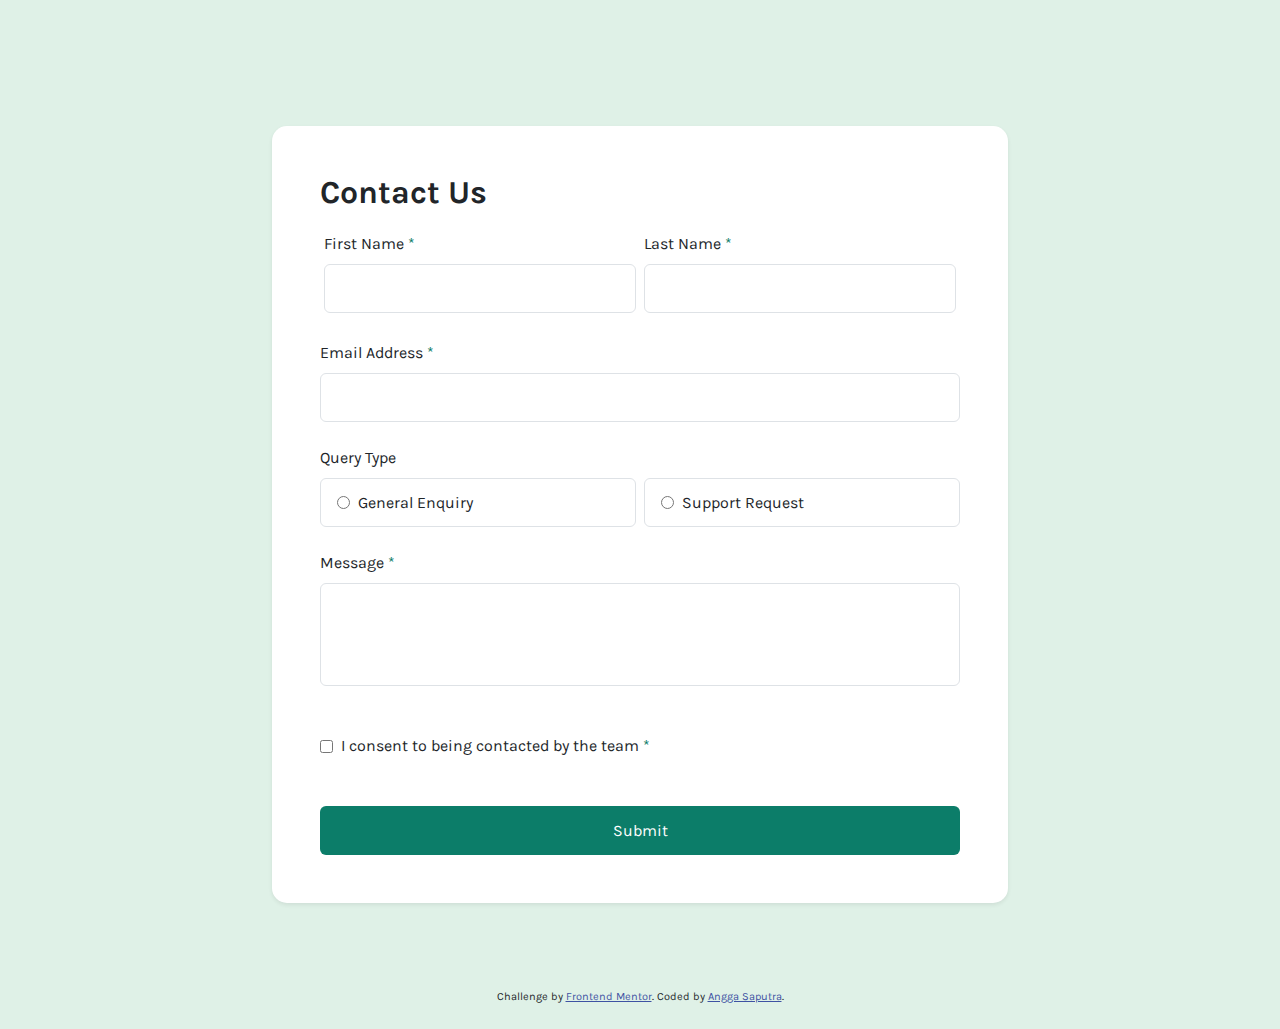
<file: contact-form-main/index.html>
<!DOCTYPE html>
<html lang="en">
<head>
  <meta charset="UTF-8">
  <meta name="viewport" content="width=device-width, initial-scale=1.0">
  <link rel="icon" type="image/png" sizes="32x32" href="./assets/images/favicon-32x32.png">
  <title>Frontend Mentor | Contact form</title>
  <link rel="stylesheet" href="https://cdn.jsdelivr.net/npm/bootstrap@5.3.3/dist/css/bootstrap.min.css">
  <link rel="stylesheet" href="style.css">
</head>
<body class="d-flex justify-content-center align-items-center position-relative" style="height: 1029px;">

  <div id="container" class="bg-white shadow-sm p-4 p-sm-5" style="width: 736px; min-height: 773px; border-radius: 15px;">
    <h2 class="fw-bold mb-3">Contact Us</h2>
    <div class="row m-0 mb-4">
      <div class="col-12 col-sm-6 p-1">
        <label for="fname" class="form-label">First Name <span>*</span></label>
        <input type="text" class="form-control mytext" id="fname">
        <div id="help" class="form-text m-0 text-danger d-none">This field is required</div>
      </div>
      <div class="col-12 col-sm-6 p-1">
        <label for="lname" class="form-label">Last Name <span>*</span></label>
        <input type="text" class="form-control mytext" id="lname">
        <div id="help" class="form-text m-0 text-danger d-none">This field is required</div>
      </div>
    </div>
    <div class="mb-4">
      <label for="email" class="form-label">Email Address <span>*</span></label>
      <input type="email" class="form-control mytext" id="email">
      <div id="validHelp" class="form-text m-0 text-danger d-none">Please enter a valid email address</div>
      <div id="help" class="form-text m-0 text-danger d-none">This field is required</div>
    </div>
    <div class="mb-4">
      <label for="qtype" class="form-label">Query Type</label>
      <div class="row m-0">
        <div class="col-12 col-sm-6 p-0 pe-0 pe-sm-1" style="height: 49px;">
          <label class="p-3 w-100 d-flex align-items-center border-1 border-gray border rounded h-100 radioDiv" for="generalenquiry">
            <input class="m-0 me-2 radioBtn" type="radio" name="flexRadioDefault" id="generalenquiry">
            <label class="form-check-label" for="generalenquiry">
              General Enquiry
            </label>
          </label>
        </div>
        <div class="col-12 col-sm-6 p-0 ps-0 ps-sm-1 mt-3 mt-sm-0" style="height: 49px;">
          <label class="p-3 w-100 d-flex align-items-center border-1 border-gray border rounded h-100 radioDiv" for="supportrequest">
            <input class="m-0 me-2 radioBtn" type="radio" name="flexRadioDefault" id="supportrequest">
            <label class="form-check-label" for="supportrequest">
              Support Request
            </label>
          </label>
        </div>
        <div id="queryHelp" class="form-text m-0 p-0 text-danger d-none">Please select a query type</div>
      </div>
    </div>
    <div class="mb-5">
      <label for="message" class="form-label">Message <span>*</span></label>
      <textarea name="message" id="message" class="w-100 form-control mytext" style="height: 103px; resize: none; cursor: pointer;"></textarea>
      <div id="help" class="form-text m-0 text-danger d-none">This field is required</div>
    </div>
    <div class="d-flex align-items-center mt-2">
      <input class="h-auto me-2" type="checkbox" value="" id="myCheckbox" aria-describedby="checkHelp">
      <label for="myCheckbox">I consent to being contacted by the team <span>*</span></label>
    </div>
    <div id="checkHelp" class="form-text m-0 text-danger d-none">To submit this form, please consent to being contacted</div>
    <button type="submit" class="btn rounded w-100 text-white mt-5" id="btnSubmit" style="background-color: var(--Green600); height: 49px;">Submit</button>
  </div>
  <div class="position-fixed text-white rounded p-3 opacity-0" id="alert">
    <div class="d-flex mb-1">
      <img src="assets/images/icon-success-check.svg" alt="">
      <h5 class="m-0 ms-2">Message Sent!</h5>
    </div>
    <p class="m-0" style="color: var(--Grey500);">Thanks for completing the form. We'll be in touch soon!</p>
  </div>
  
  <div class="attribution position-absolute bottom-0 mb-4">
    Challenge by <a href="https://www.frontendmentor.io?ref=challenge" target="_blank">Frontend Mentor</a>. 
    Coded by <a href="https://github.com/anggasaputra25">Angga Saputra</a>.
  </div>

  <script src="script.js"></script>
</body>
</html>
</file>
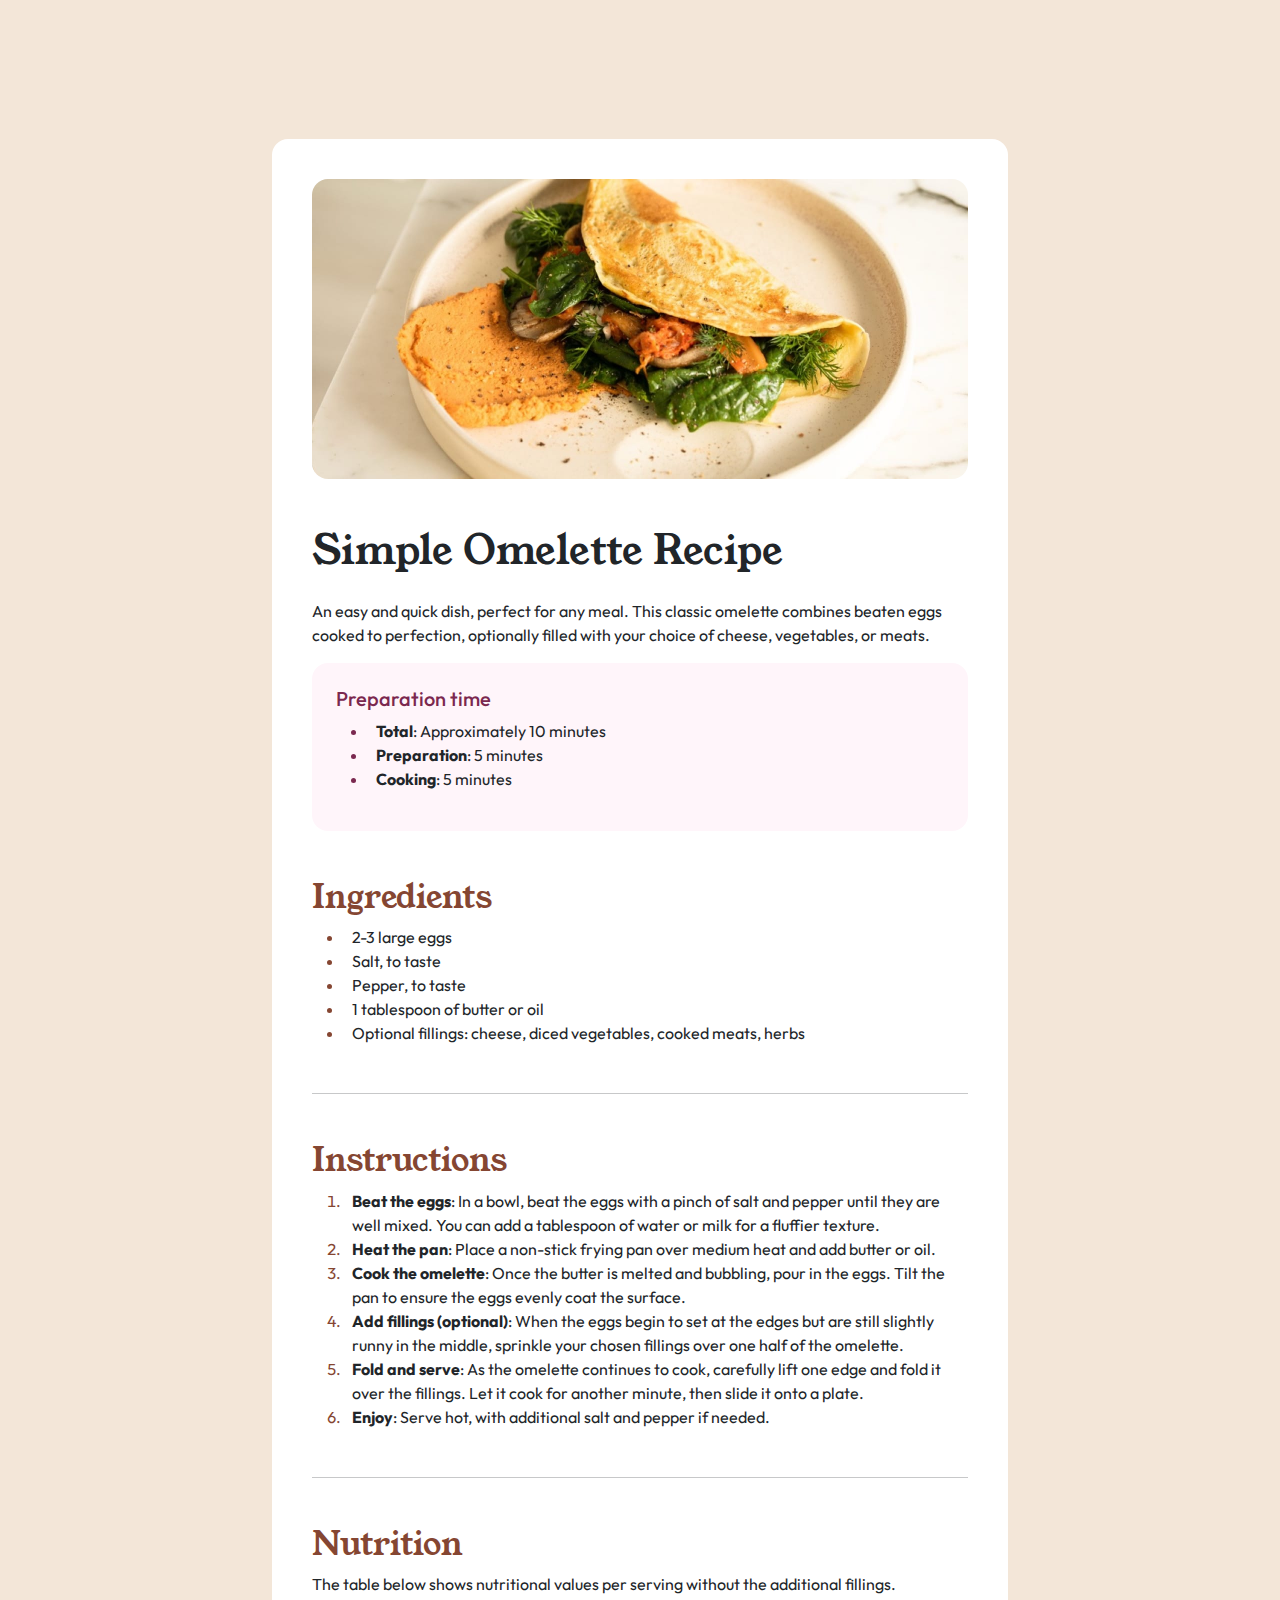
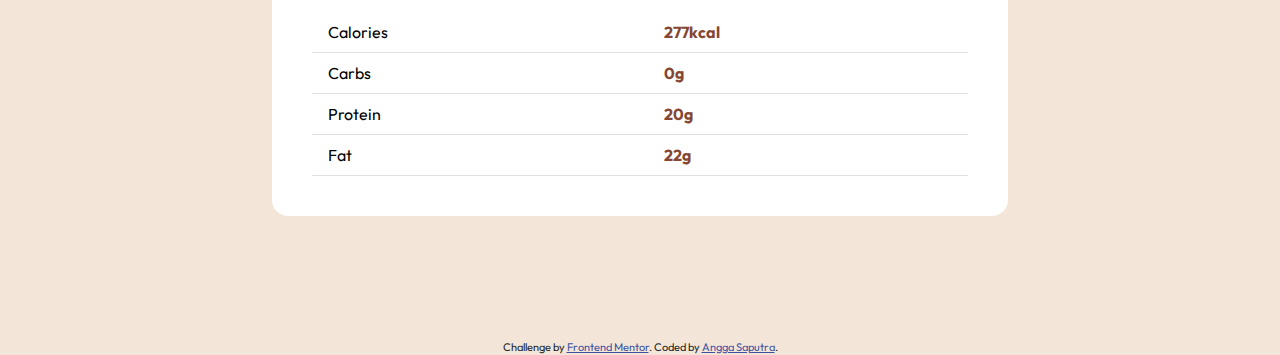
<file: recipe-page-main/index.html>
<!DOCTYPE html>
<html lang="en">
<head>
  <meta charset="UTF-8">
  <meta name="viewport" content="width=device-width, initial-scale=1.0"> <!-- displays site properly based on user's device -->

  <link rel="icon" type="image/png" sizes="32x32" href="./assets/images/favicon-32x32.png">
  <link rel="stylesheet" href="https://cdn.jsdelivr.net/npm/bootstrap@5.3.3/dist/css/bootstrap.min.css">
  
  <title>Frontend Mentor | Recipe page</title>

  <!-- Feel free to remove these styles or customise in your own stylesheet 👍 -->
  <style>
    :root{
      --Nutmeg: hsl(14, 45%, 36%);
      --DarkRaspberry: hsl(332, 51%, 32%);
      --RoseWhite: hsl(330, 100%, 98%);
      --Eggshell: hsl(30, 54%, 90%);
      --LightGrey: hsl(30, 18%, 87%);
      --WengeBrown: hsl(30, 10%, 34%);
      --DarkCharcoal: hsl(24, 5%, 18%);
    }
    @font-face {
      font-family: outfit;
      src: url(assets/fonts/outfit/Outfit-VariableFont_wght.ttf);
    }
    @font-face {
      font-family: young-serif;
      src: url(assets/fonts/young-serif/YoungSerif-Regular.ttf);
    }
    *{
      font-family: outfit;
      font-size: 16px;
    }
    h1, h2{
      font-family: young-serif;
    }
    body{
      background-color: var(--Eggshell);
    }
    .preparation-time li::marker{
      color: var(--DarkRaspberry);
    }
    .ingredients li::marker{
      color: var(--Nutmeg);
    }
    ol li::marker {
      color: var(--Nutmeg);
    }
    .attribution { font-size: 11px; text-align: center; }
    .attribution a { color: hsl(228, 45%, 44%); font-size: 11px;}
  </style>
</head>
<body class="d-flex justify-content-center align-items-center position-relative" style="min-height: 1955px;">

  <div class="bg-white rounded-4" style="width: 736px; padding: 0 2.5rem 1.5rem 2.5rem;">
    <img src="assets/images/image-omelette.jpeg" alt="omelet" width="100%" class="rounded-4" style="margin-top: 40px;">
    <h1 class="mt-5">Simple Omelette Recipe</h1>

    <p class="mt-4">An easy and quick dish, perfect for any meal. This classic omelette combines beaten eggs cooked 
      to perfection, optionally filled with your choice of cheese, vegetables, or meats.</p>

    <div class="container rounded-4 p-4" style="background-color: var(--RoseWhite);">
      <h5 style="color: var(--DarkRaspberry);">Preparation time</h5>
      <ul class="preparation-time">
        <li class="ps-2"><strong>Total</strong>: Approximately 10 minutes</li>
        <li class="ps-2"><strong>Preparation</strong>: 5 minutes</li>
        <li class="ps-2"><strong>Cooking</strong>: 5 minutes</li>
      </ul>
    </div>

    <h2 class="mt-5" style="color: var(--Nutmeg);">Ingredients</h2>

    <ul class="ingredients">
      <li class="ps-2">2-3 large eggs</li>
      <li class="ps-2">Salt, to taste</li>
      <li class="ps-2">Pepper, to taste</li>
      <li class="ps-2">1 tablespoon of butter or oil</li>
      <li class="ps-2">Optional fillings: cheese, diced vegetables, cooked meats, herbs</li>
    </ul>

    <hr class="mt-5 mb-5">

    <h2 class="mt-5" style="color: var(--Nutmeg);">Instructions</h2>
    <ol>
      <li class="ps-2">
        <strong>Beat the eggs</strong>: In a bowl, beat the eggs with a pinch of salt and pepper until they are well mixed. 
        You can add a tablespoon of water or milk for a fluffier texture.
      </li>
      <li class="ps-2"><strong>Heat the pan</strong>: Place a non-stick frying pan over medium heat and add butter or oil.</li>
      <li class="ps-2">
        <strong>Cook the omelette</strong>: Once the butter is melted and bubbling, pour in the eggs. Tilt the pan to ensure 
        the eggs evenly coat the surface.
      </li>
      <li class="ps-2">
        <strong>Add fillings (optional)</strong>: When the eggs begin to set at the edges but are still slightly runny in the 
        middle, sprinkle your chosen fillings over one half of the omelette.
      </li>
      <li class="ps-2">
        <strong>Fold and serve</strong>: As the omelette continues to cook, carefully lift one edge and fold it over the 
        fillings. Let it cook for another minute, then slide it onto a plate.
      </li>
      <li class="ps-2"><strong>Enjoy</strong>: Serve hot, with additional salt and pepper if needed.</li>
    </ol>

    <hr class="mt-5 mb-5">

    <h2 class="mt-5" style="color: var(--Nutmeg);">Nutrition</h2>

    <p>The table below shows nutritional values per serving without the additional fillings.</p>

    <table class="table">
      <tbody>
        <tr>
          <td class="ps-3">Calories</td>
          <th class="ps-3" style="color: var(--Nutmeg);">277kcal</th>
        </tr>
        <tr>
          <td class="ps-3">Carbs</td>
          <th class="ps-3" style="color: var(--Nutmeg);">0g</th>
        </tr>
        <tr>
          <td class="ps-3">Protein</td>
          <th class="ps-3" style="color: var(--Nutmeg);">20g</th>
        </tr>
        <tr>
          <td class="ps-3">Fat</td>
          <th class="ps-3" style="color: var(--Nutmeg);">22g</th>
        </tr>
      </tbody>
    </table>
  </div>
  
  <div class="attribution position-absolute bottom-0 w-100">
    Challenge by <a href="https://www.frontendmentor.io?ref=challenge" target="_blank">Frontend Mentor</a>. 
    Coded by <a href="https://github.com/anggasaputra25">Angga Saputra</a>.
  </div>
</body>
</html>
</file>
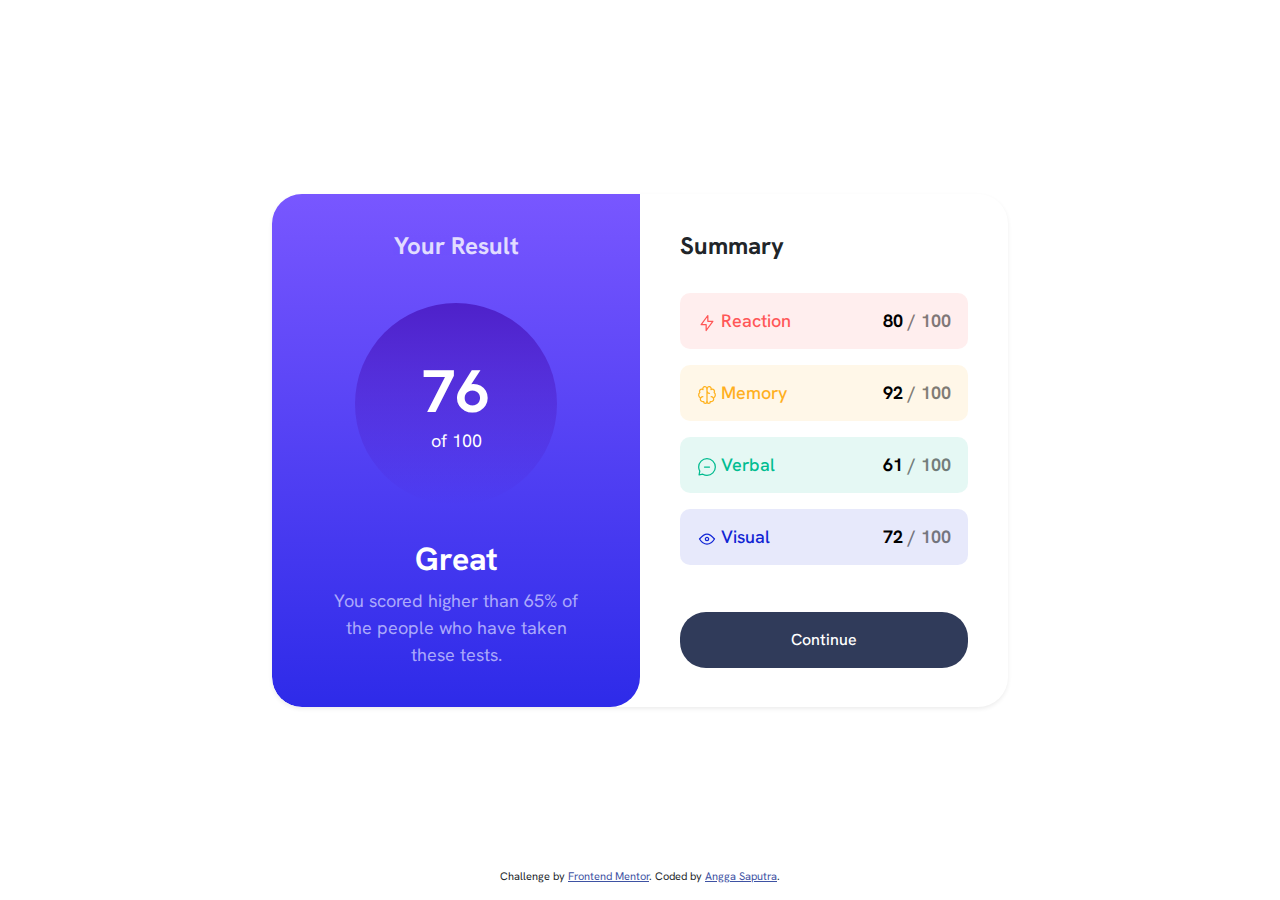
<file: results-summary-component-main/index.html>
<!DOCTYPE html>
<html lang="en">
<head>
  <meta charset="UTF-8">
  <meta name="viewport" content="width=device-width, initial-scale=1.0">
  <link rel="icon" type="image/png" sizes="32x32" href="./assets/images/favicon-32x32.png">
  <title>Frontend Mentor | Results summary component</title>
  <link rel="stylesheet" href="https://cdn.jsdelivr.net/npm/bootstrap@5.3.3/dist/css/bootstrap.min.css">
  <link rel="stylesheet" href="style.css">
</head>
<body class="min-vh-100 d-flex justify-content-center align-items-center position-relative">
  <!-- min-height: 513px; -->
  <!--  padding: 46px 0; -->
  <div class="row overflow-hidden shadow-sm" style="width: 736px; border-radius: 30px; min-height: 513px;">
    <div class="col-12 col-md-6 pt-5 pt-md-0 pb-5 pb-md-0 align-items-center justify-content-center d-flex flex-column text-center" style="padding: 0px 61px; background: linear-gradient(var(--Lightslateblue), var(--Lightroyalblue)); border-radius: 0 0 30px 30px;">
      <h4 style="margin-bottom: 42px; font-weight: 700; color: var(--Lightlavender); opacity: 80%;" class="text-white">Your Result</h4>
      <div class="text-center rounded-circle text-white d-flex justify-content-center align-items-center flex-column" style="width: 202px; height: 202px; background: linear-gradient(var(--Violetblue), var(--Persianblue));">
        <h1 class="m-0 fw-bolder" style="height: max-content; font-size: 60px;">76</h1>
        <p class="m-0">of 100</p>
      </div>
      <h2 style="font-weight: 700; margin-top: 35px;" class="text-white">Great</h2>
      <p style="color: var(--Lightlavender); opacity: 80%;" class="m-0">You scored higher than 65% of the people who have taken these tests.</p>
    </div>
    <div class="col-12 col-md-6 pt-5 pt-md-0 pb-5 pb-md-0 d-flex flex-column justify-content-center" style="padding: 0 40px;">
      <h4 style="margin-bottom: 32px; font-weight: 700;">Summary</h4>
      <div class="d-flex justify-content-between align-items-center" style="border-radius: 10px; height: 56px; padding: 0 17px; margin-bottom: 16px; color: var(--Lightred); background-color: hsla(0, 100%, 67%, 0.1);">
        <p class="m-0" style="font-weight: 500;"><img src="assets/images/icon-reaction.svg" alt="reaction" width="20px" class="me-1">Reaction</p>
        <p class="m-0" style="color: rgba(0, 0, 0, 50%); font-weight: 700;"><span style="color: black;">80</span> / 100</p>
      </div>
      <div class="d-flex justify-content-between align-items-center" style="border-radius: 10px; height: 56px; padding: 0 17px; margin-bottom: 16px; color: var(--Orangeyellow); background-color: hsla(39, 100%, 56%, 0.1);">
        <p class="m-0" style="font-weight: 500;"><img src="assets/images/icon-memory.svg" alt="memory" width="20px" class="me-1">Memory</p>
        <p class="m-0" style="color: rgba(0, 0, 0, 50%); font-weight: 700;"><span style="color: black;">92</span> / 100</p>
      </div>
      <div class="d-flex justify-content-between align-items-center" style="border-radius: 10px; height: 56px; padding: 0 17px; margin-bottom: 16px; color: var(--Greenteal); background-color: hsla(166, 100%, 37%, 0.1);">
        <p class="m-0" style="font-weight: 500;"><img src="assets/images/icon-verbal.svg" alt="verbal" width="20px" class="me-1">Verbal</p>
        <p class="m-0" style="color: rgba(0, 0, 0, 50%); font-weight: 700;"><span style="color: black;">61</span> / 100</p>
      </div>
      <div class="d-flex justify-content-between align-items-center" style="border-radius: 10px; height: 56px; padding: 0 17px; margin-bottom: 16px; color: var(--Cobaltblue); background-color: hsla(234, 85%, 45%, 0.1);">
        <p class="m-0" style="font-weight: 500;"><img src="assets/images/icon-visual.svg" alt="visual" width="20px" class="me-1">Visual</p>
        <p class="m-0" style="color: rgba(0, 0, 0, 50%); font-weight: 700;"><span style="color: black;">72</span> / 100</p>
      </div>
      <button class="w-100 text-white" style="height: 56px; border-radius: 26px; border: none; margin-top: 31px;">Continue</button>
    </div>
  </div>
  
  <div class="attribution position-absolute bottom-0 mb-3">
    Challenge by <a href="https://www.frontendmentor.io?ref=challenge" target="_blank">Frontend Mentor</a>. 
    Coded by <a href="https://github.com/anggasaputra25">Angga Saputra</a>.
  </div>
</body>
</html>
</file>
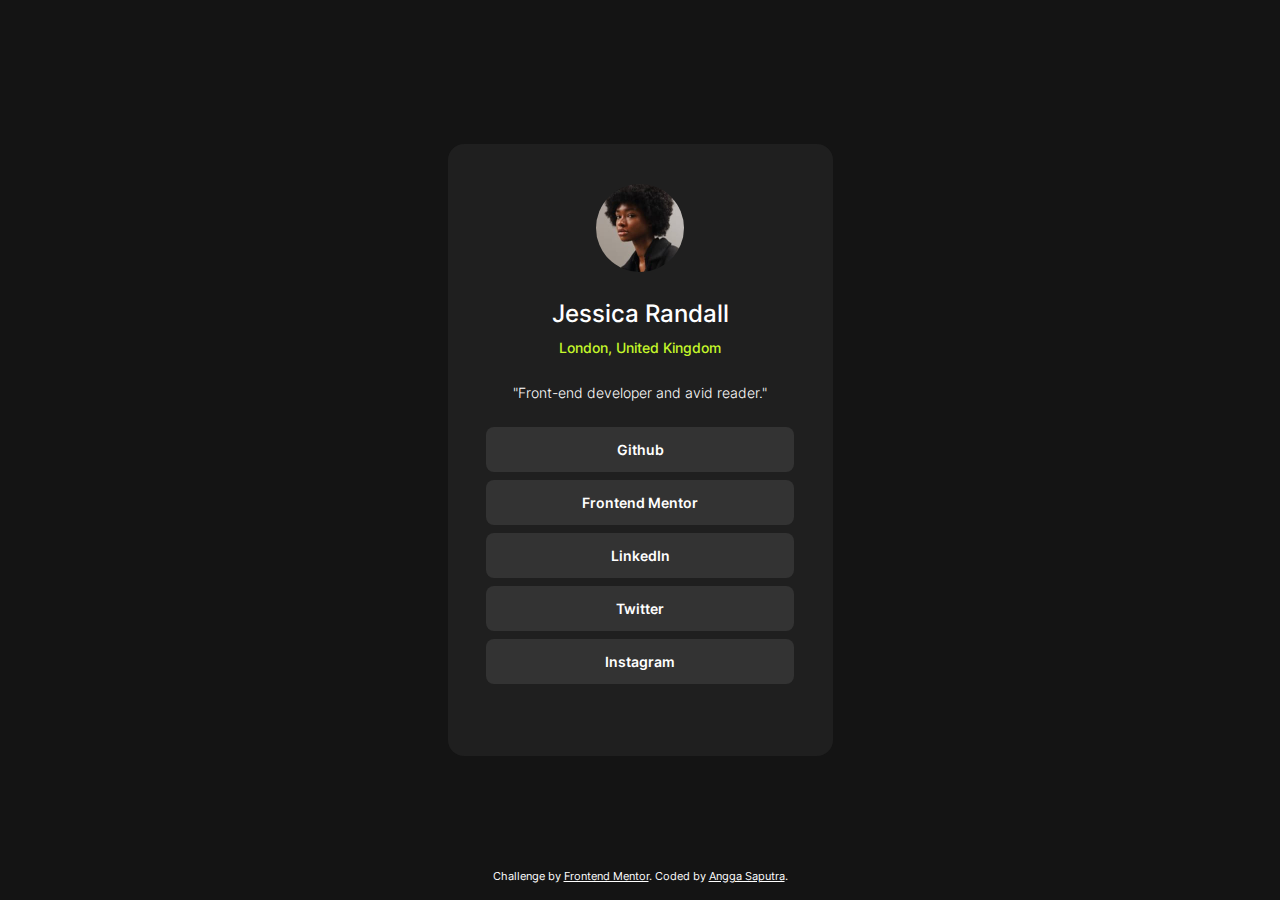
<file: social-links-profile-main/index.html>
<!DOCTYPE html>
<html lang="en">
<head>
  <meta charset="UTF-8">
  <meta name="viewport" content="width=device-width, initial-scale=1.0">
  <link rel="icon" type="image/png" sizes="32x32" href="./assets/images/favicon-32x32.png">
  <title>Frontend Mentor | Social links profile</title>
  <link rel="stylesheet" href="style.css">
  <link rel="stylesheet" href="https://cdn.jsdelivr.net/npm/bootstrap@5.3.3/dist/css/bootstrap.min.css">
</head>
<body class="d-flex justify-content-center align-items-center min-vh-100 position-relative">

  <div id="container" class="rounded-4 text-center m-4">
    <div class="w-100 text-center container-img">
      <img src="assets/images/avatar-jessica.jpeg" alt="avatar-jessica" width="88px" height="88px" class="rounded-circle">
    </div>
    <h4>Jessica Randall</h4>
    <p id="address" class="fw-medium">London, United Kingdom</p>
    <p class="mt-4 fw-light">"Front-end developer and avid reader."</p>

    <a href="https://github.com/anggasaputra25"><button class="rounded-3 mt-2 border-0">Github</button></a>
    <a href="https://www.frontendmentor.io/profile/anggasaputra25"><button class="rounded-3 mt-2 border-0">Frontend Mentor</button></a>
    <a href="https://github.com/anggasaputra25"><button class="rounded-3 mt-2 border-0">LinkedIn</button></a>
    <a href="https://github.com/anggasaputra25"><button class="rounded-3 mt-2 border-0">Twitter</button></a>
    <a href="https://www.instagram.com/angga_saputra547"><button class="rounded-3 mt-2 border-0">Instagram</button></a>
  </div>
  
  <div class="attribution position-absolute bottom-0 mb-3">
    Challenge by <a href="https://www.frontendmentor.io?ref=challenge" target="_blank" class="text-white">Frontend Mentor</a>. 
    Coded by <a href="https://github.com/anggasaputra25" class="text-white">Angga Saputra</a>.
  </div>
</body>
</html>
</file>
<file: contact-form-main/style.css>
:root{
    --Green200: hsl(148, 38%, 91%);
    --Green600: hsl(169, 82%, 27%);
    --Red: hsl(0, 66%, 54%);
    --White: hsl(0, 0%, 100%);
    --Grey500: hsl(186, 15%, 59%);
    --Grey900: hsl(187, 24%, 22%);
}
.attribution { font-size: 11px; text-align: center; }
.attribution a { color: hsl(228, 45%, 44%); font-size: 11px;}
@font-face {
    font-family: karla;
    src: url(assets/fonts/Karla-VariableFont_wght.ttf);
}
*{
    font-family: karla;
}
label, p{
    font-size: 16px;
}
body{
    background-color: var(--Green200);
}
span{
    color: var(--Green600);
}
label{
    cursor: pointer;
}
input{
    cursor: pointer;
    height: 49px;
}
input:hover, textarea:hover{
    border-color: var(--Green600);
}
input[type="radio"]:checked {
    accent-color: var(--Green600)!important;
}
input[type="checkbox"]:checked {
    accent-color: var(--Green600)!important;
}
.radio{
    border-color: var(--Green600)!important;
    background-color: var(--Green200);
}
button:hover{
    background-color: var(--Grey900)!important;
}
#alert{
    background-color: var(--Grey900);
    top: 0;
    transition: all ease 0.5s;
}
.animate{
    margin-top: 20px;
}
@media screen and (max-width: 576px) {
    #container {
      height: max-content;
      width: 95%!important;
      /* margin: 5px; */
    }
}
</file>
<file: results-summary-component-main/style.css>
:root{
    --Lightred: hsl(0, 100%, 67%);
    --Orangeyellow: hsl(39, 100%, 56%);
    --Greenteal: hsl(166, 100%, 37%);
    --Cobaltblue: hsl(234, 85%, 45%);

    /* bg */
    --Lightslateblue: hsl(252, 100%, 67%);
    --Lightroyalblue: hsl(241, 81%, 54%);
    /* circle */
    --Violetblue: hsla(256, 72%, 46%, 1);
    --Persianblue: hsla(241, 72%, 46%, 0);

    --White: hsl(0, 0%, 100%);
    --Paleblue: hsl(221, 100%, 96%);
    --Lightlavender: hsl(241, 100%, 89%);
    --Darkgrayblue: hsl(224, 30%, 27%);
}
.attribution { font-size: 11px; text-align: center; }
.attribution a { color: hsl(228, 45%, 44%); font-size: 11px;}
@font-face {
    font-family: hanken;
    src: url(assets/fonts/HankenGrotesk-VariableFont_wght.ttf);
}
*{
    font-family: hanken;
}
p, a{
    font-size: 18px;
}
button{
    background-color: var(--Darkgrayblue);
    font-weight: 500;
}
button:hover{
    background: linear-gradient(var(--Lightslateblue), var(--Lightroyalblue));
}

@media screen and (max-width: 720px) {
    .row {
      border-radius: 0!important;
      width: 100%!important;
    }
}
</file>
<file: social-links-profile-main/style.css>
.attribution { font-size: 11px; text-align: center; }
.attribution a { color: hsl(228, 45%, 44%); font-size: 11px;}
body{
    background-color: var(--OffBlack)!important;
}
*{
    color: var(--White);
    font-family: inter;
}
:root{
    --Green: hsl(75, 94%, 57%);
    --White: hsl(0, 0%, 100%);
    --Grey: hsl(0, 0%, 20%);
    --DarkGrey: hsl(0, 0%, 12%);
    --OffBlack: hsl(0, 0%, 8%);
}
@font-face {
    font-family: inter;
    src: url(assets/fonts/Inter-VariableFont_slnt\,wght.ttf);
}
#container p, a{
    font-size: 14px;
}
#container button{
    text-decoration: none!important;
    color: var(--White)!important;
    background-color: var(--Grey);
    width: 80%;
    height: 45px;
    font-weight: 600;
    transition: all ease 0.5s;
}
#container button:hover{
    background-color: var(--Green);
    color: var(--DarkGrey)!important;
}

#container{
    background-color: var(--DarkGrey);
    height: 612px;
    width: 385px;
}
.container-img{
    padding-top: 2.5rem;
    padding-bottom: 1.5rem;
    height: 156px;
}
#address{
    color: var(--Green);
}
</file>
